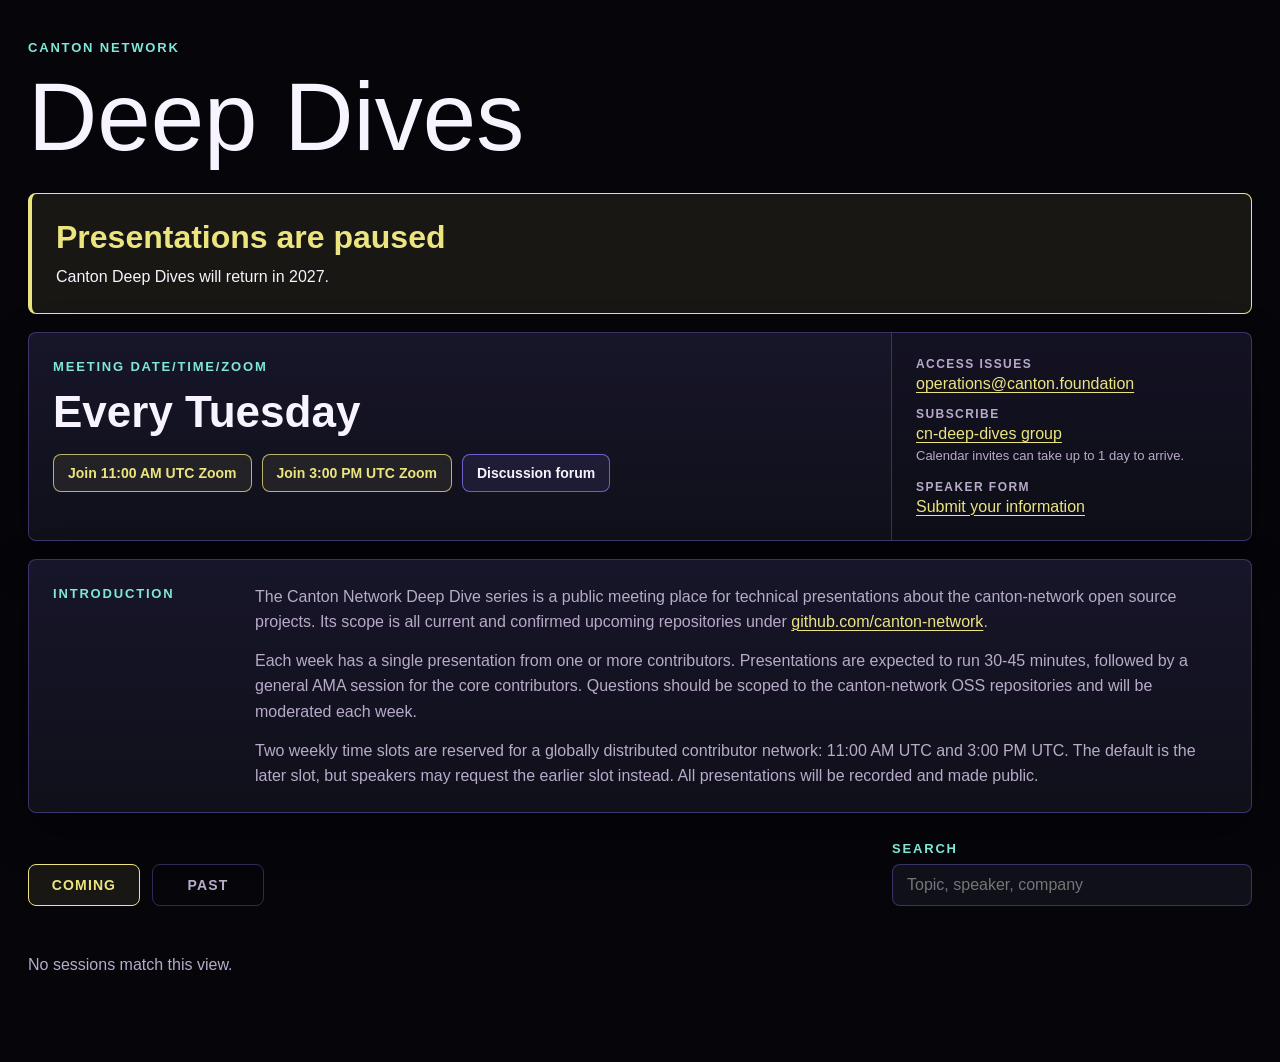
<file: index.html>
<!doctype html>
<html lang="en">
<head>
  <meta charset="utf-8">
  <meta name="viewport" content="width=device-width, initial-scale=1">
  <title>Canton Deep Dives</title>
  <meta name="description" content="Canton Network deep-dive calendar and session index.">
  <link rel="stylesheet" href="styles.css?v=pause-20261029">
</head>
<body>
  <main class="page">
    <header class="page-head">
      <div>
        <p class="eyebrow">Canton Network</p>
        <h1>Deep Dives</h1>
      </div>
    </header>

    <aside class="series-notice" aria-labelledby="series-notice-title">
      <h2 id="series-notice-title">Presentations are paused</h2>
      <p>Canton Deep Dives will return in 2027.</p>
    </aside>

    <section class="meeting-panel" aria-label="Meeting details">
      <div class="meeting-info">
        <p class="section-kicker">Meeting Date/Time/Zoom</p>
        <h2>Every Tuesday</h2>
        <div class="meeting-actions">
          <a class="action-link primary" href="https://us06web.zoom.us/j/86997555431?pwd=mOSAiK6394EZmaRHuQ0FP14odE56rv.1" target="_blank" rel="noopener">Join <span data-local-recurring-slot="6am ET">6am ET</span> Zoom</a>
          <a class="action-link primary" href="https://us06web.zoom.us/j/82843970226?pwd=u8lW5dsbqa1YlmRrrYv9PJmV5nuYlD.1" target="_blank" rel="noopener">Join <span data-local-recurring-slot="10am ET">10am ET</span> Zoom</a>
          <a class="action-link" href="https://forum.canton.network/" target="_blank" rel="noopener">Discussion forum</a>
        </div>
      </div>
      <dl class="meeting-list">
        <div>
          <dt>Access issues</dt>
          <dd><a href="mailto:operations@canton.foundation">operations@canton.foundation</a></dd>
        </div>
        <div>
          <dt>Subscribe</dt>
          <dd>
            <a href="https://lists.sync.global/g/cn-deep-dives" target="_blank" rel="noopener">cn-deep-dives group</a>
            <span class="detail-note">Calendar invites can take up to 1 day to arrive.</span>
          </dd>
        </div>
        <div>
          <dt>Speaker form</dt>
          <dd><a href="https://wkf.ms/4wbP4Cq" target="_blank" rel="noopener">Submit your information</a></dd>
        </div>
      </dl>
    </section>

    <section class="intro-panel" aria-label="Introduction">
      <p class="section-kicker">Introduction</p>
      <div class="intro-copy">
        <p>The Canton Network Deep Dive series is a public meeting place for technical presentations about the canton-network open source projects. Its scope is all current and confirmed upcoming repositories under <a href="https://github.com/canton-network" target="_blank" rel="noopener">github.com/canton-network</a>.</p>
        <p>Each week has a single presentation from one or more contributors. Presentations are expected to run 30-45 minutes, followed by a general AMA session for the core contributors. Questions should be scoped to the canton-network OSS repositories and will be moderated each week.</p>
        <p>Two weekly time slots are reserved for a globally distributed contributor network: <span data-local-recurring-slot="6am ET">6am US ET</span> and <span data-local-recurring-slot="10am ET">10am US ET</span>. The default is the later slot, but speakers may request the earlier slot instead. All presentations will be recorded and made public.</p>
      </div>
    </section>

    <section class="toolbar" aria-label="Deep dive controls">
      <div class="tabs" role="tablist" aria-label="Views">
        <button class="tab active" type="button" data-view="coming" role="tab" aria-selected="true">Coming</button>
        <button class="tab" type="button" data-view="past" role="tab" aria-selected="false">Past</button>
      </div>
      <label class="search">
        <span>Search</span>
        <input id="search" type="search" placeholder="Topic, speaker, company">
      </label>
    </section>

    <section id="sessions-view" class="view active" aria-label="Deep dive sessions">
      <div id="session-list" class="session-list"></div>
      <div id="empty-state" class="empty-state" hidden>
        <p>No sessions match this view.</p>
      </div>
    </section>
  </main>

  <script src="deepdives-data.js?v=monday-202610271804"></script>
  <script src="local-time.js?v=local-20261005"></script>
  <script src="app.js?v=monday-202610271804"></script>
</body>
</html>
</file>
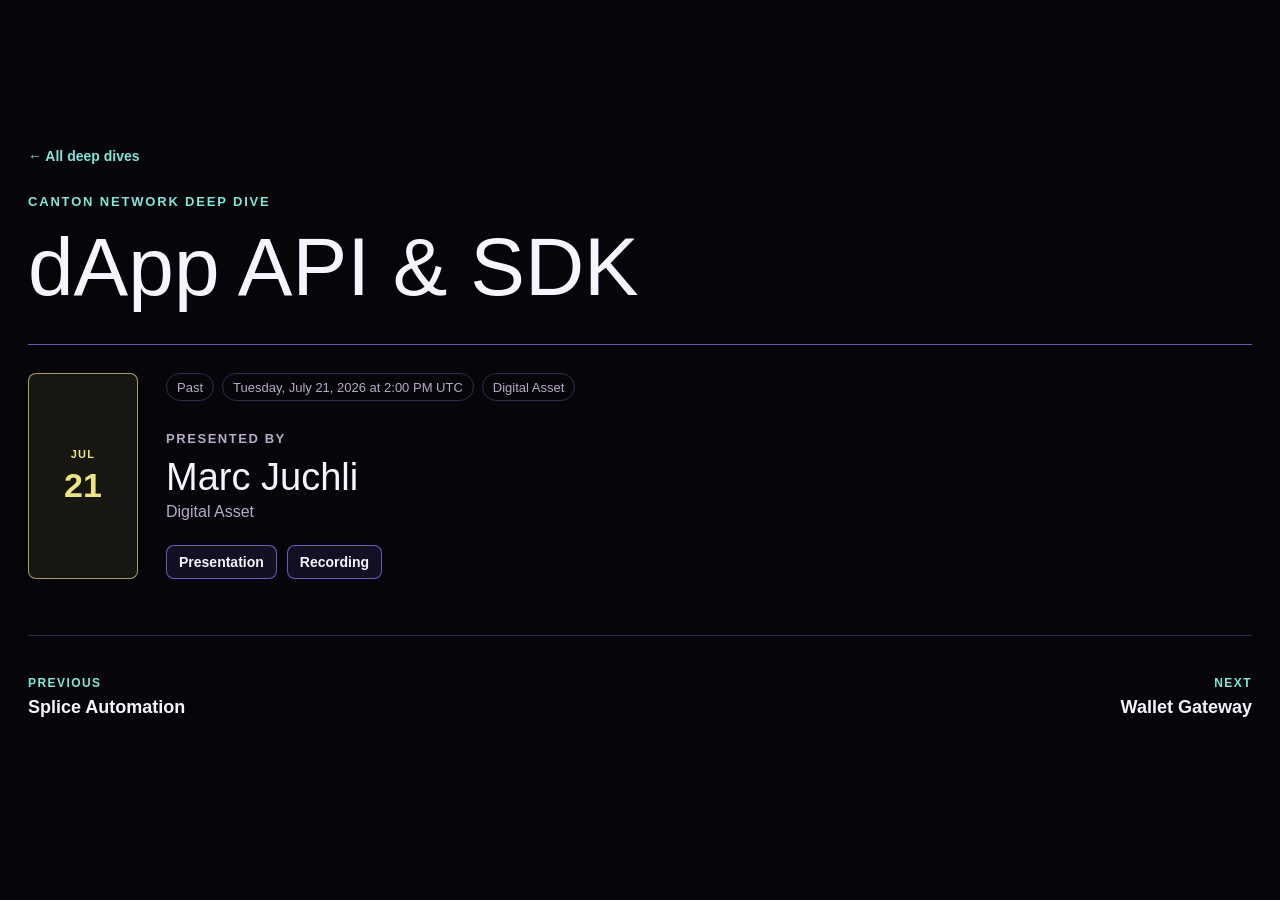
<file: deep-dives/12548683774/index.html>
<!doctype html>
<html lang="en">
<head>
  <meta charset="utf-8">
  <meta name="viewport" content="width=device-width, initial-scale=1">
  <title>dApp API &amp; SDK | Canton Deep Dives</title>
  <meta name="description" content="Tuesday, July 21, 2026 - Marc Juchli - Digital Asset">
  <meta property="og:type" content="website">
  <meta property="og:site_name" content="Canton Deep Dives">
  <meta property="og:title" content="dApp API &amp; SDK">
  <meta property="og:description" content="Tuesday, July 21, 2026 - Marc Juchli - Digital Asset">
  <meta property="og:url" content="https://canton-deepdives.canton.foundation/deep-dives/12548683774/">
  <meta name="twitter:card" content="summary">
  <link rel="canonical" href="https://canton-deepdives.canton.foundation/deep-dives/12548683774/">
  <link rel="stylesheet" href="../../styles.css?v=local-20261005">
</head>
<body class="session-detail-page">
  <main class="page detail-page">
    <a class="detail-back" href="../../">&larr; All deep dives</a>
    <header class="page-head detail-head">
      <p class="eyebrow">Canton Network Deep Dive</p>
      <h1>dApp API &amp; SDK</h1>
    </header>

    <article class="detail-session">
      <div class="date-icon detail-date" aria-label="Tuesday, July 21, 2026" data-local-aria-date="2026-07-21" data-local-aria-slot="10am ET">
        <span data-local-date="2026-07-21" data-local-slot="10am ET" data-local-format="month">JUL</span>
        <strong data-local-date="2026-07-21" data-local-slot="10am ET" data-local-format="day">21</strong>
      </div>
      <div class="session-main">
        <div class="meta">
          <span class="pill">Past</span>
          <span class="pill"><time data-local-date="2026-07-21" data-local-slot="10am ET">Tuesday, July 21, 2026 / 10am ET</time></span>
          <span class="pill">Digital Asset</span>
        </div>
        <p class="detail-label">Presented by</p>
        <p class="detail-speaker">Marc Juchli</p>
        <p class="company">Digital Asset</p>
        <div class="session-actions"><a class="action-link compact" href="https://docs.google.com/presentation/d/158DLuQ3y3PEDX72WRpisGUwxH-O7LHh3RD5NBYVU2eM/edit?slide=id.g3d69844f64f_1_1675#slide=id.g3d69844f64f_1_1675" target="_blank" rel="noopener">Presentation</a><a class="action-link compact" href="https://us06web.zoom.us/rec/share/Bja7wlJs8xJWZVX2Ju-Oqtq2qihDQqwtAJyFpu1UHpAx2K1ZUU5w9qj5k6_izRDd.-GStZ1QPfQfL65ih" target="_blank" rel="noopener">Recording</a></div>
      </div>
    </article>

    <nav class="detail-pagination" aria-label="Deep dive navigation">
    <a class="detail-pagination-link previous" href="../12553884475/">
      <span>Previous</span>
      <strong>Splice Automation</strong>
    </a>
    <a class="detail-pagination-link next" href="../12553920340/">
      <span>Next</span>
      <strong>Wallet Gateway</strong>
    </a>
  </nav>
  </main>
  <script src="../../local-time.js?v=local-20261005"></script>
</body>
</html>
</file>
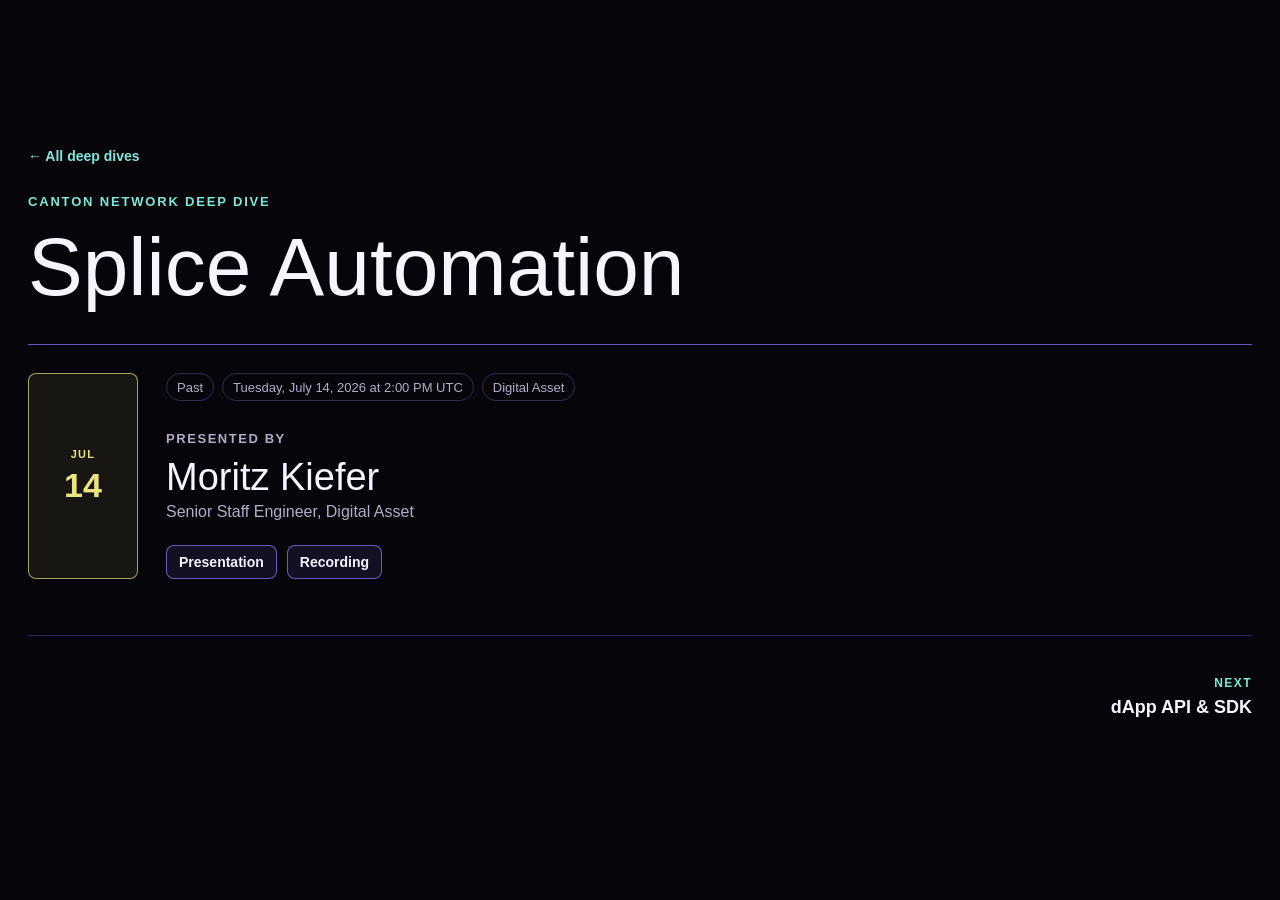
<file: deep-dives/12553884475/index.html>
<!doctype html>
<html lang="en">
<head>
  <meta charset="utf-8">
  <meta name="viewport" content="width=device-width, initial-scale=1">
  <title>Splice Automation | Canton Deep Dives</title>
  <meta name="description" content="Tuesday, July 14, 2026 - Moritz Kiefer - Senior Staff Engineer, Digital Asset">
  <meta property="og:type" content="website">
  <meta property="og:site_name" content="Canton Deep Dives">
  <meta property="og:title" content="Splice Automation">
  <meta property="og:description" content="Tuesday, July 14, 2026 - Moritz Kiefer - Senior Staff Engineer, Digital Asset">
  <meta property="og:url" content="https://canton-deepdives.canton.foundation/deep-dives/12553884475/">
  <meta name="twitter:card" content="summary">
  <link rel="canonical" href="https://canton-deepdives.canton.foundation/deep-dives/12553884475/">
  <link rel="stylesheet" href="../../styles.css?v=local-20261005">
</head>
<body class="session-detail-page">
  <main class="page detail-page">
    <a class="detail-back" href="../../">&larr; All deep dives</a>
    <header class="page-head detail-head">
      <p class="eyebrow">Canton Network Deep Dive</p>
      <h1>Splice Automation</h1>
    </header>

    <article class="detail-session">
      <div class="date-icon detail-date" aria-label="Tuesday, July 14, 2026" data-local-aria-date="2026-07-14" data-local-aria-slot="10am ET">
        <span data-local-date="2026-07-14" data-local-slot="10am ET" data-local-format="month">JUL</span>
        <strong data-local-date="2026-07-14" data-local-slot="10am ET" data-local-format="day">14</strong>
      </div>
      <div class="session-main">
        <div class="meta">
          <span class="pill">Past</span>
          <span class="pill"><time data-local-date="2026-07-14" data-local-slot="10am ET">Tuesday, July 14, 2026 / 10am ET</time></span>
          <span class="pill">Digital Asset</span>
        </div>
        <p class="detail-label">Presented by</p>
        <p class="detail-speaker">Moritz Kiefer</p>
        <p class="company">Senior Staff Engineer, Digital Asset</p>
        <div class="session-actions"><a class="action-link compact" href="https://docs.google.com/presentation/d/1wpnRrzdaZZS8sug710XricxB124uk_CFwtIqE2NO-1A/edit?slide=id.g3d69844f64f_1_1106#slide=id.g3d69844f64f_1_1106" target="_blank" rel="noopener">Presentation</a><a class="action-link compact" href="https://us06web.zoom.us/rec/share/2EFKAn-ShuWDIzsx9xQ2pbS2q1qeLvpwLAyxcw2_rXLt_2jddxNgwZUT9i-wsQtK.ttnWt7LM9ZmXjxsq" target="_blank" rel="noopener">Recording</a></div>
      </div>
    </article>

    <nav class="detail-pagination" aria-label="Deep dive navigation">
    <span class="detail-pagination-empty previous" aria-hidden="true"></span>
    <a class="detail-pagination-link next" href="../12548683774/">
      <span>Next</span>
      <strong>dApp API &amp; SDK</strong>
    </a>
  </nav>
  </main>
  <script src="../../local-time.js?v=local-20261005"></script>
</body>
</html>
</file>
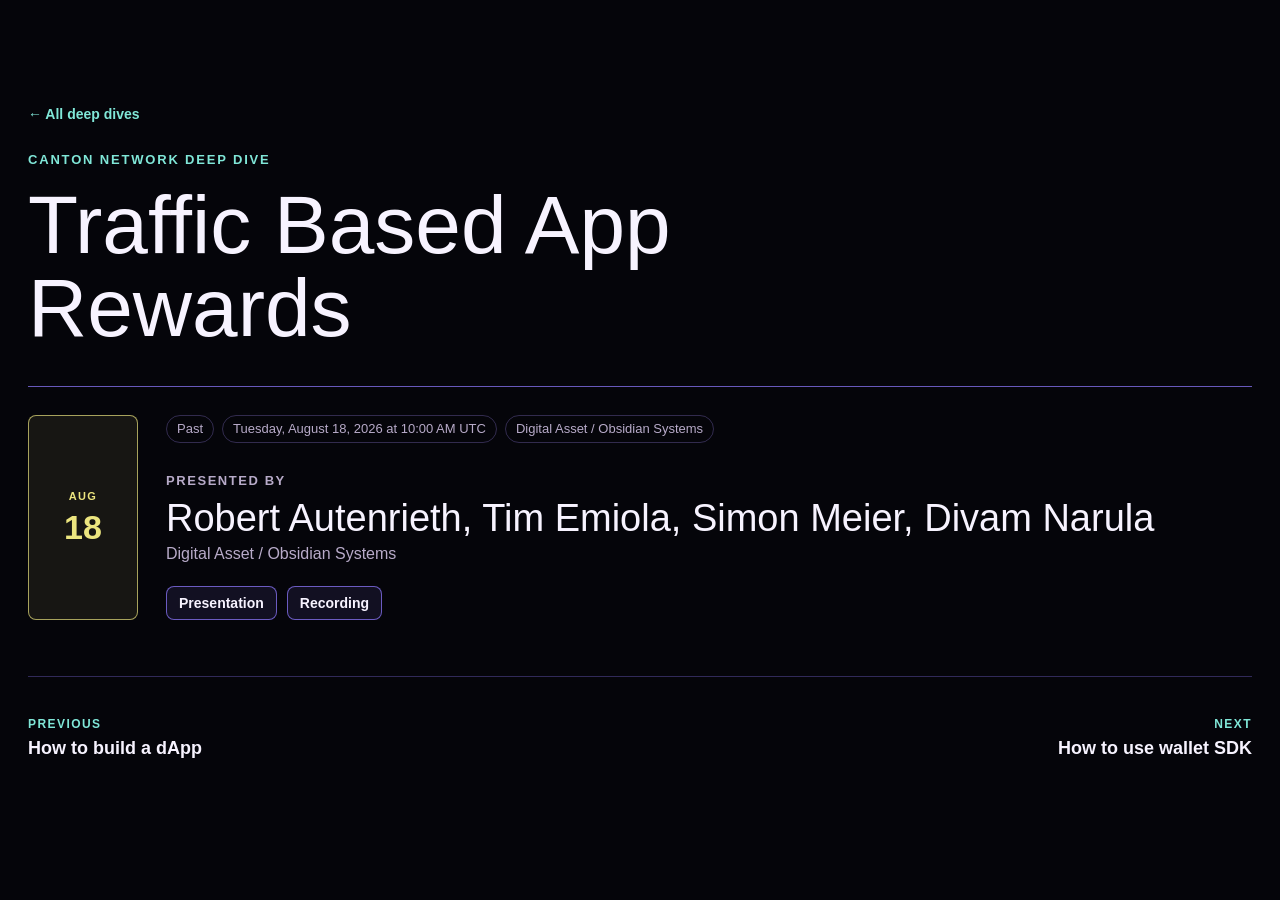
<file: deep-dives/12553916779/index.html>
<!doctype html>
<html lang="en">
<head>
  <meta charset="utf-8">
  <meta name="viewport" content="width=device-width, initial-scale=1">
  <title>Traffic Based App Rewards | Canton Deep Dives</title>
  <meta name="description" content="Tuesday, August 18, 2026 - Robert Autenrieth, Tim Emiola, Simon Meier, Divam Narula - Digital Asset / Obsidian Systems">
  <meta property="og:type" content="website">
  <meta property="og:site_name" content="Canton Deep Dives">
  <meta property="og:title" content="Traffic Based App Rewards">
  <meta property="og:description" content="Tuesday, August 18, 2026 - Robert Autenrieth, Tim Emiola, Simon Meier, Divam Narula - Digital Asset / Obsidian Systems">
  <meta property="og:url" content="https://canton-deepdives.canton.foundation/deep-dives/12553916779/">
  <meta name="twitter:card" content="summary">
  <link rel="canonical" href="https://canton-deepdives.canton.foundation/deep-dives/12553916779/">
  <link rel="stylesheet" href="../../styles.css?v=local-20261005">
</head>
<body class="session-detail-page">
  <main class="page detail-page">
    <a class="detail-back" href="../../">&larr; All deep dives</a>
    <header class="page-head detail-head">
      <p class="eyebrow">Canton Network Deep Dive</p>
      <h1>Traffic Based App Rewards</h1>
    </header>

    <article class="detail-session">
      <div class="date-icon detail-date" aria-label="Tuesday, August 18, 2026" data-local-aria-date="2026-08-18" data-local-aria-slot="6am ET">
        <span data-local-date="2026-08-18" data-local-slot="6am ET" data-local-format="month">AUG</span>
        <strong data-local-date="2026-08-18" data-local-slot="6am ET" data-local-format="day">18</strong>
      </div>
      <div class="session-main">
        <div class="meta">
          <span class="pill">Past</span>
          <span class="pill"><time data-local-date="2026-08-18" data-local-slot="6am ET">Tuesday, August 18, 2026 / 6am ET</time></span>
          <span class="pill">Digital Asset / Obsidian Systems</span>
        </div>
        <p class="detail-label">Presented by</p>
        <p class="detail-speaker">Robert Autenrieth, Tim Emiola, Simon Meier, Divam Narula</p>
        <p class="company">Digital Asset / Obsidian Systems</p>
        <div class="session-actions"><a class="action-link compact" href="https://docs.google.com/presentation/d/e/2PACX-1vTjCdozvunyD5d9CMMHUmrRVYG_HHLYgDq_ELhwSp0BPUuvSdDNJaZ8JzoD7PsLKqRgctYJzAKzMrHC/pub?start=false&amp;loop=false&amp;delayms=3000" target="_blank" rel="noopener">Presentation</a><a class="action-link compact" href="https://us06web.zoom.us/rec/share/6S214hWiXd4E4MQgO_AV0fyNHMHFN24ricr3C-ykfwTMmIBJ7J56O1kD5VywsL1P.7WtD_9MlVTgYdNQb" target="_blank" rel="noopener">Recording</a></div>
      </div>
    </article>

    <nav class="detail-pagination" aria-label="Deep dive navigation">
    <a class="detail-pagination-link previous" href="../12553950822/">
      <span>Previous</span>
      <strong>How to build a dApp</strong>
    </a>
    <a class="detail-pagination-link next" href="../12554013346/">
      <span>Next</span>
      <strong>How to use wallet SDK</strong>
    </a>
  </nav>
  </main>
  <script src="../../local-time.js?v=local-20261005"></script>
</body>
</html>
</file>
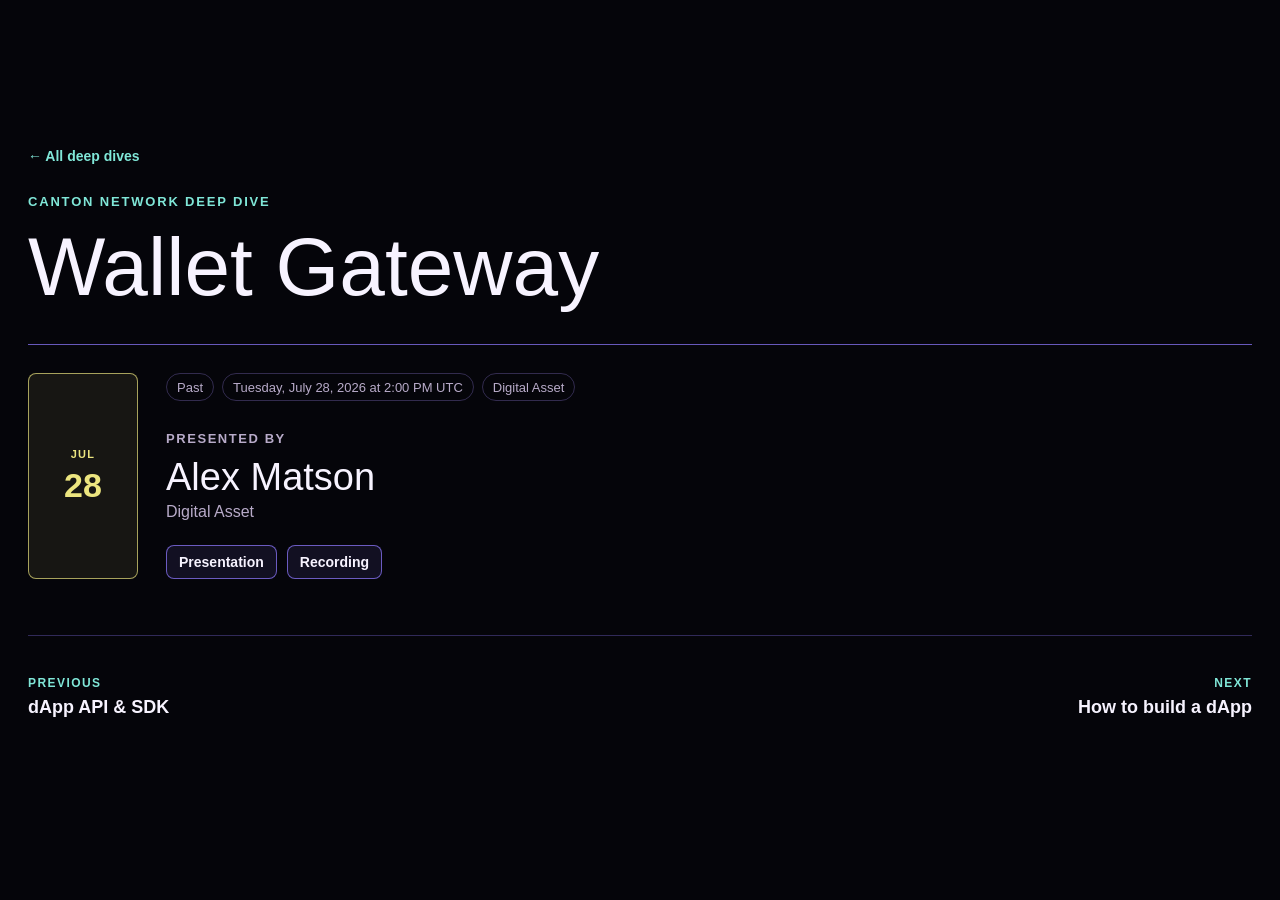
<file: deep-dives/12553920340/index.html>
<!doctype html>
<html lang="en">
<head>
  <meta charset="utf-8">
  <meta name="viewport" content="width=device-width, initial-scale=1">
  <title>Wallet Gateway | Canton Deep Dives</title>
  <meta name="description" content="Tuesday, July 28, 2026 - Alex Matson - Digital Asset">
  <meta property="og:type" content="website">
  <meta property="og:site_name" content="Canton Deep Dives">
  <meta property="og:title" content="Wallet Gateway">
  <meta property="og:description" content="Tuesday, July 28, 2026 - Alex Matson - Digital Asset">
  <meta property="og:url" content="https://canton-deepdives.canton.foundation/deep-dives/12553920340/">
  <meta name="twitter:card" content="summary">
  <link rel="canonical" href="https://canton-deepdives.canton.foundation/deep-dives/12553920340/">
  <link rel="stylesheet" href="../../styles.css?v=local-20261005">
</head>
<body class="session-detail-page">
  <main class="page detail-page">
    <a class="detail-back" href="../../">&larr; All deep dives</a>
    <header class="page-head detail-head">
      <p class="eyebrow">Canton Network Deep Dive</p>
      <h1>Wallet Gateway</h1>
    </header>

    <article class="detail-session">
      <div class="date-icon detail-date" aria-label="Tuesday, July 28, 2026" data-local-aria-date="2026-07-28" data-local-aria-slot="10am ET">
        <span data-local-date="2026-07-28" data-local-slot="10am ET" data-local-format="month">JUL</span>
        <strong data-local-date="2026-07-28" data-local-slot="10am ET" data-local-format="day">28</strong>
      </div>
      <div class="session-main">
        <div class="meta">
          <span class="pill">Past</span>
          <span class="pill"><time data-local-date="2026-07-28" data-local-slot="10am ET">Tuesday, July 28, 2026 / 10am ET</time></span>
          <span class="pill">Digital Asset</span>
        </div>
        <p class="detail-label">Presented by</p>
        <p class="detail-speaker">Alex Matson</p>
        <p class="company">Digital Asset</p>
        <div class="session-actions"><a class="action-link compact" href="https://drive.google.com/file/d/1gtps07AC6ghv3cJuIASTowEFXCC_P1xt/view?usp=sharing" target="_blank" rel="noopener">Presentation</a><a class="action-link compact" href="https://us06web.zoom.us/rec/share/iUYn7wNoOwxPKSyPaJWy6SemtdET11w15msyRTIDfLITTqYlIGoacP0bo6O1.gZjDXOHxIaGALxZV" target="_blank" rel="noopener">Recording</a></div>
      </div>
    </article>

    <nav class="detail-pagination" aria-label="Deep dive navigation">
    <a class="detail-pagination-link previous" href="../12548683774/">
      <span>Previous</span>
      <strong>dApp API &amp; SDK</strong>
    </a>
    <a class="detail-pagination-link next" href="../12553950822/">
      <span>Next</span>
      <strong>How to build a dApp</strong>
    </a>
  </nav>
  </main>
  <script src="../../local-time.js?v=local-20261005"></script>
</body>
</html>
</file>
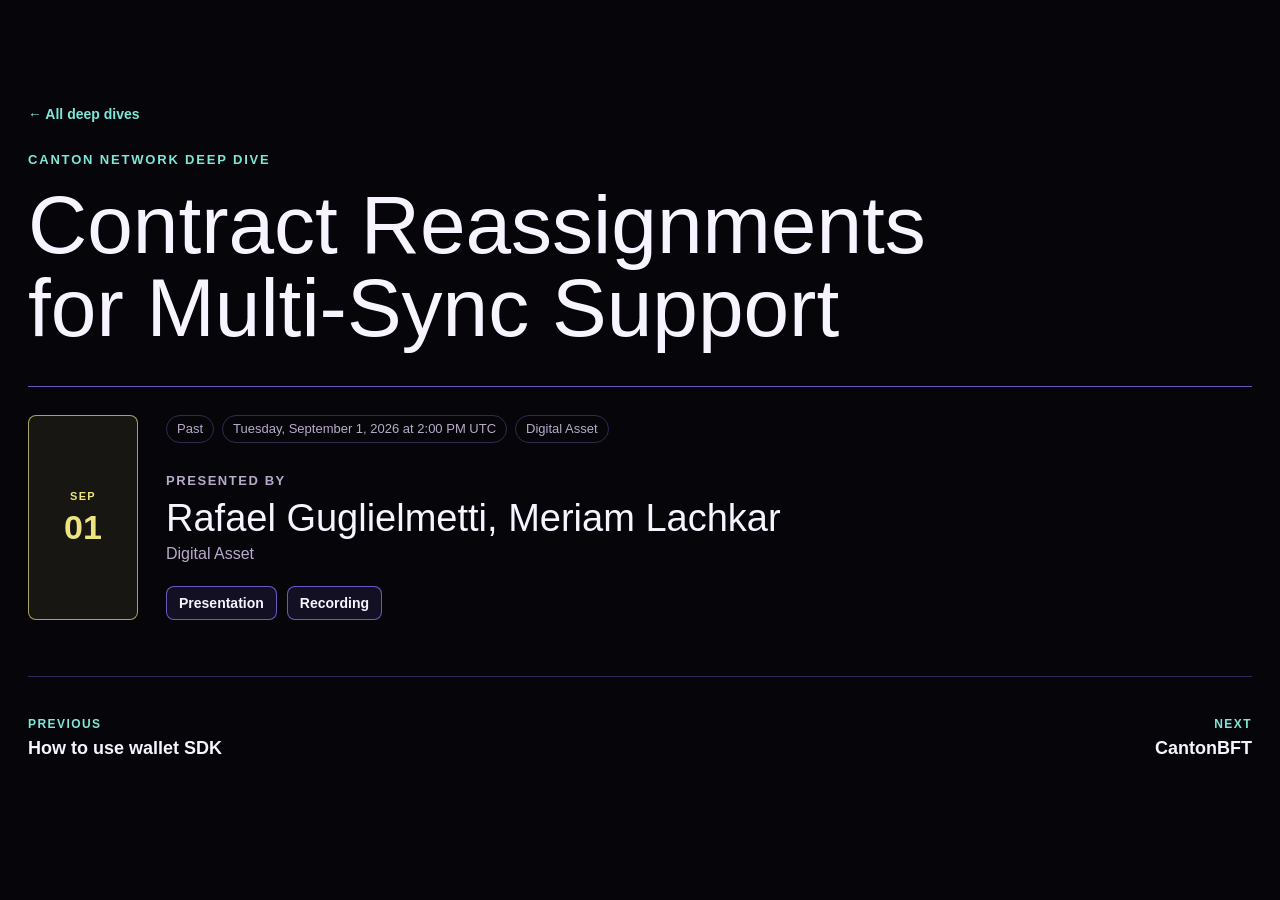
<file: deep-dives/12553943992/index.html>
<!doctype html>
<html lang="en">
<head>
  <meta charset="utf-8">
  <meta name="viewport" content="width=device-width, initial-scale=1">
  <title>Contract Reassignments for Multi-Sync Support | Canton Deep Dives</title>
  <meta name="description" content="Tuesday, September 1, 2026 - Rafael Guglielmetti, Meriam Lachkar - Digital Asset">
  <meta property="og:type" content="website">
  <meta property="og:site_name" content="Canton Deep Dives">
  <meta property="og:title" content="Contract Reassignments for Multi-Sync Support">
  <meta property="og:description" content="Tuesday, September 1, 2026 - Rafael Guglielmetti, Meriam Lachkar - Digital Asset">
  <meta property="og:url" content="https://canton-deepdives.canton.foundation/deep-dives/12553943992/">
  <meta name="twitter:card" content="summary">
  <link rel="canonical" href="https://canton-deepdives.canton.foundation/deep-dives/12553943992/">
  <link rel="stylesheet" href="../../styles.css?v=local-20261005">
</head>
<body class="session-detail-page">
  <main class="page detail-page">
    <a class="detail-back" href="../../">&larr; All deep dives</a>
    <header class="page-head detail-head">
      <p class="eyebrow">Canton Network Deep Dive</p>
      <h1>Contract Reassignments for Multi-Sync Support</h1>
    </header>

    <article class="detail-session">
      <div class="date-icon detail-date" aria-label="Tuesday, September 1, 2026" data-local-aria-date="2026-09-01" data-local-aria-slot="10am ET">
        <span data-local-date="2026-09-01" data-local-slot="10am ET" data-local-format="month">SEP</span>
        <strong data-local-date="2026-09-01" data-local-slot="10am ET" data-local-format="day">01</strong>
      </div>
      <div class="session-main">
        <div class="meta">
          <span class="pill">Past</span>
          <span class="pill"><time data-local-date="2026-09-01" data-local-slot="10am ET">Tuesday, September 1, 2026 / 10am ET</time></span>
          <span class="pill">Digital Asset</span>
        </div>
        <p class="detail-label">Presented by</p>
        <p class="detail-speaker">Rafael Guglielmetti, Meriam Lachkar</p>
        <p class="company">Digital Asset</p>
        <div class="session-actions"><a class="action-link compact" href="https://drive.google.com/file/d/1xE4JurllVtOs7v-RHrvG_xZD9zzS9Qyf/view?usp=drive_link" target="_blank" rel="noopener">Presentation</a><a class="action-link compact" href="https://us06web.zoom.us/rec/share/TGX-M66Z7j5pTppoKy8Tuu6B8DMVN634wfby7nM9185eQyPFx20F9ho8qYB1k0wE.lKkuHrmYU-cIdO7g" target="_blank" rel="noopener">Recording</a></div>
      </div>
    </article>

    <nav class="detail-pagination" aria-label="Deep dive navigation">
    <a class="detail-pagination-link previous" href="../12554013346/">
      <span>Previous</span>
      <strong>How to use wallet SDK</strong>
    </a>
    <a class="detail-pagination-link next" href="../12794818485/">
      <span>Next</span>
      <strong>CantonBFT</strong>
    </a>
  </nav>
  </main>
  <script src="../../local-time.js?v=local-20261005"></script>
</body>
</html>
</file>
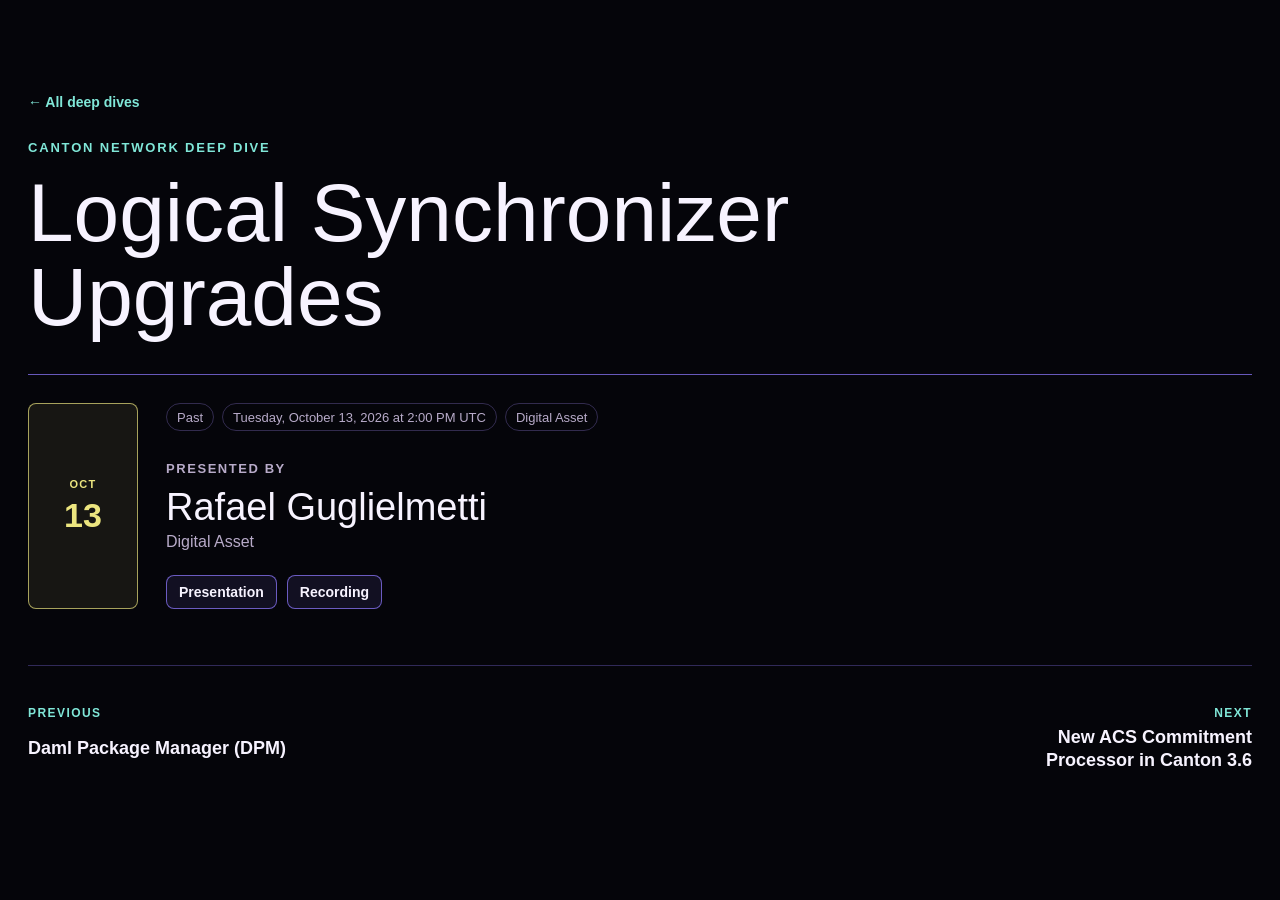
<file: deep-dives/12553947301/index.html>
<!doctype html>
<html lang="en">
<head>
  <meta charset="utf-8">
  <meta name="viewport" content="width=device-width, initial-scale=1">
  <title>Logical Synchronizer Upgrades | Canton Deep Dives</title>
  <meta name="description" content="Tuesday, October 13, 2026 - Rafael Guglielmetti - Digital Asset">
  <meta property="og:type" content="website">
  <meta property="og:site_name" content="Canton Deep Dives">
  <meta property="og:title" content="Logical Synchronizer Upgrades">
  <meta property="og:description" content="Tuesday, October 13, 2026 - Rafael Guglielmetti - Digital Asset">
  <meta property="og:url" content="https://canton-deepdives.canton.foundation/deep-dives/12553947301/">
  <meta name="twitter:card" content="summary">
  <link rel="canonical" href="https://canton-deepdives.canton.foundation/deep-dives/12553947301/">
  <link rel="stylesheet" href="../../styles.css?v=local-20261005">
</head>
<body class="session-detail-page">
  <main class="page detail-page">
    <a class="detail-back" href="../../">&larr; All deep dives</a>
    <header class="page-head detail-head">
      <p class="eyebrow">Canton Network Deep Dive</p>
      <h1>Logical Synchronizer Upgrades</h1>
    </header>

    <article class="detail-session">
      <div class="date-icon detail-date" aria-label="Tuesday, October 13, 2026" data-local-aria-date="2026-10-13" data-local-aria-slot="10am ET">
        <span data-local-date="2026-10-13" data-local-slot="10am ET" data-local-format="month">OCT</span>
        <strong data-local-date="2026-10-13" data-local-slot="10am ET" data-local-format="day">13</strong>
      </div>
      <div class="session-main">
        <div class="meta">
          <span class="pill">Past</span>
          <span class="pill"><time data-local-date="2026-10-13" data-local-slot="10am ET">Tuesday, October 13, 2026 / 10am ET</time></span>
          <span class="pill">Digital Asset</span>
        </div>
        <p class="detail-label">Presented by</p>
        <p class="detail-speaker">Rafael Guglielmetti</p>
        <p class="company">Digital Asset</p>
        <div class="session-actions"><a class="action-link compact" href="https://drive.google.com/file/d/1gcsYLeIen9Cpq_e3cb9xjYhEAXInqySw/view?usp=drive_link" target="_blank" rel="noopener">Presentation</a><a class="action-link compact" href="https://us06web.zoom.us/rec/play/rW-oJKgO16pCojb8tnrxWracEIr6ePr7DTngeV8Iq7vBsQ7gg_628BgjG-Qu49sEBch7_-gJ2hOlqBGm.TUgmg_B3VKALIUNk?accessLevel=meeting&amp;canPlayFromShare=true&amp;from=my_recording&amp;continueMode=true&amp;oldStyle=true&amp;componentName=rec-play&amp;originRequestUrl=https%3A%2F%2Fus06web.zoom.us%2Frec%2Fshare%2FfrbHpk1nS3UzC_sf8vm1JX59Xnkokl4SzYW6OqqWHaf5wv6v2J2iJreZn27OCg6p.5e4S77-cdvlHoFY7%3Ffrom%3Dhub" target="_blank" rel="noopener">Recording</a></div>
      </div>
    </article>

    <nav class="detail-pagination" aria-label="Deep dive navigation">
    <a class="detail-pagination-link previous" href="../12979234585/">
      <span>Previous</span>
      <strong>Daml Package Manager (DPM)</strong>
    </a>
    <a class="detail-pagination-link next" href="../13181358478/">
      <span>Next</span>
      <strong>New ACS Commitment Processor in Canton 3.6</strong>
    </a>
  </nav>
  </main>
  <script src="../../local-time.js?v=local-20261005"></script>
</body>
</html>
</file>
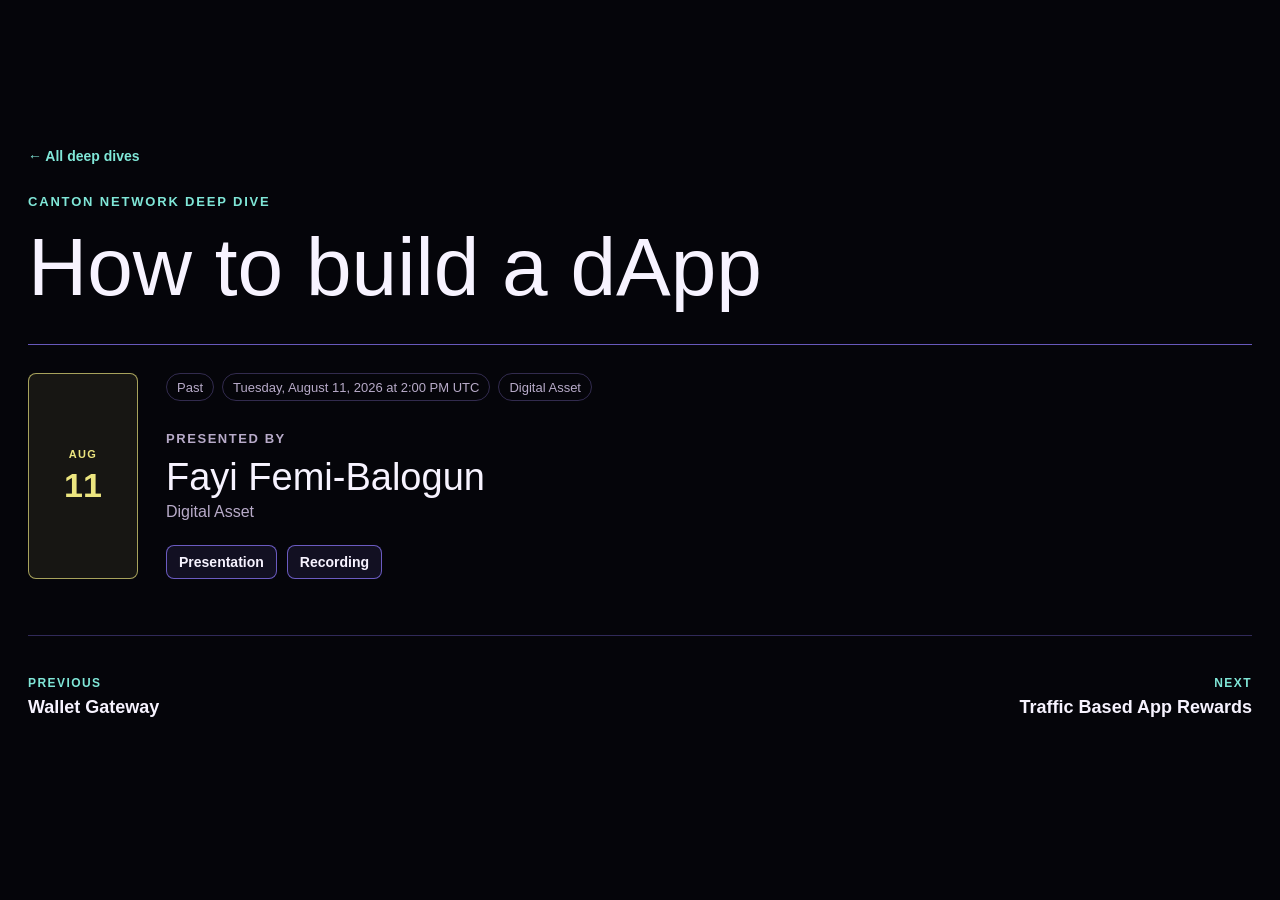
<file: deep-dives/12553950822/index.html>
<!doctype html>
<html lang="en">
<head>
  <meta charset="utf-8">
  <meta name="viewport" content="width=device-width, initial-scale=1">
  <title>How to build a dApp | Canton Deep Dives</title>
  <meta name="description" content="Tuesday, August 11, 2026 - Fayi Femi-Balogun - Digital Asset">
  <meta property="og:type" content="website">
  <meta property="og:site_name" content="Canton Deep Dives">
  <meta property="og:title" content="How to build a dApp">
  <meta property="og:description" content="Tuesday, August 11, 2026 - Fayi Femi-Balogun - Digital Asset">
  <meta property="og:url" content="https://canton-deepdives.canton.foundation/deep-dives/12553950822/">
  <meta name="twitter:card" content="summary">
  <link rel="canonical" href="https://canton-deepdives.canton.foundation/deep-dives/12553950822/">
  <link rel="stylesheet" href="../../styles.css?v=local-20261005">
</head>
<body class="session-detail-page">
  <main class="page detail-page">
    <a class="detail-back" href="../../">&larr; All deep dives</a>
    <header class="page-head detail-head">
      <p class="eyebrow">Canton Network Deep Dive</p>
      <h1>How to build a dApp</h1>
    </header>

    <article class="detail-session">
      <div class="date-icon detail-date" aria-label="Tuesday, August 11, 2026" data-local-aria-date="2026-08-11" data-local-aria-slot="10am ET">
        <span data-local-date="2026-08-11" data-local-slot="10am ET" data-local-format="month">AUG</span>
        <strong data-local-date="2026-08-11" data-local-slot="10am ET" data-local-format="day">11</strong>
      </div>
      <div class="session-main">
        <div class="meta">
          <span class="pill">Past</span>
          <span class="pill"><time data-local-date="2026-08-11" data-local-slot="10am ET">Tuesday, August 11, 2026 / 10am ET</time></span>
          <span class="pill">Digital Asset</span>
        </div>
        <p class="detail-label">Presented by</p>
        <p class="detail-speaker">Fayi Femi-Balogun</p>
        <p class="company">Digital Asset</p>
        <div class="session-actions"><a class="action-link compact" href="https://docs.google.com/presentation/d/e/2PACX-1vSKOLdebXPLJTVN7_QuKLjYUWb33Ft5MrRWGI7Jahzbk-cnHOAYCBQtJWUEHrsrkF5aiWVnN8UbgvoM/pub?start=false&amp;loop=false&amp;delayms=3000" target="_blank" rel="noopener">Presentation</a><a class="action-link compact" href="https://us06web.zoom.us/rec/play/I1ttN8TzAM8VQTJOz9CMKuD6khT633pQmZSNRWPKa59fVhdZ-vg13dudhk8ib32JrJBe41oBGQGjd9X0.uTAmJ-PbOoAawsFi?accessLevel=meeting&amp;canPlayFromShare=true&amp;from=my_recording&amp;continueMode=true&amp;oldStyle=true&amp;componentName=rec-play&amp;originRequestUrl=https%3A%2F%2Fus06web.zoom.us%2Frec%2Fshare%2F14zrs2rwtziTSwG1zrDPKs6P7iXEELbIuALyAQtGXXhihyJ4JaIwmDf6uRrkXxGa.QQJJLMJSelp80ay8" target="_blank" rel="noopener">Recording</a></div>
      </div>
    </article>

    <nav class="detail-pagination" aria-label="Deep dive navigation">
    <a class="detail-pagination-link previous" href="../12553920340/">
      <span>Previous</span>
      <strong>Wallet Gateway</strong>
    </a>
    <a class="detail-pagination-link next" href="../12553916779/">
      <span>Next</span>
      <strong>Traffic Based App Rewards</strong>
    </a>
  </nav>
  </main>
  <script src="../../local-time.js?v=local-20261005"></script>
</body>
</html>
</file>
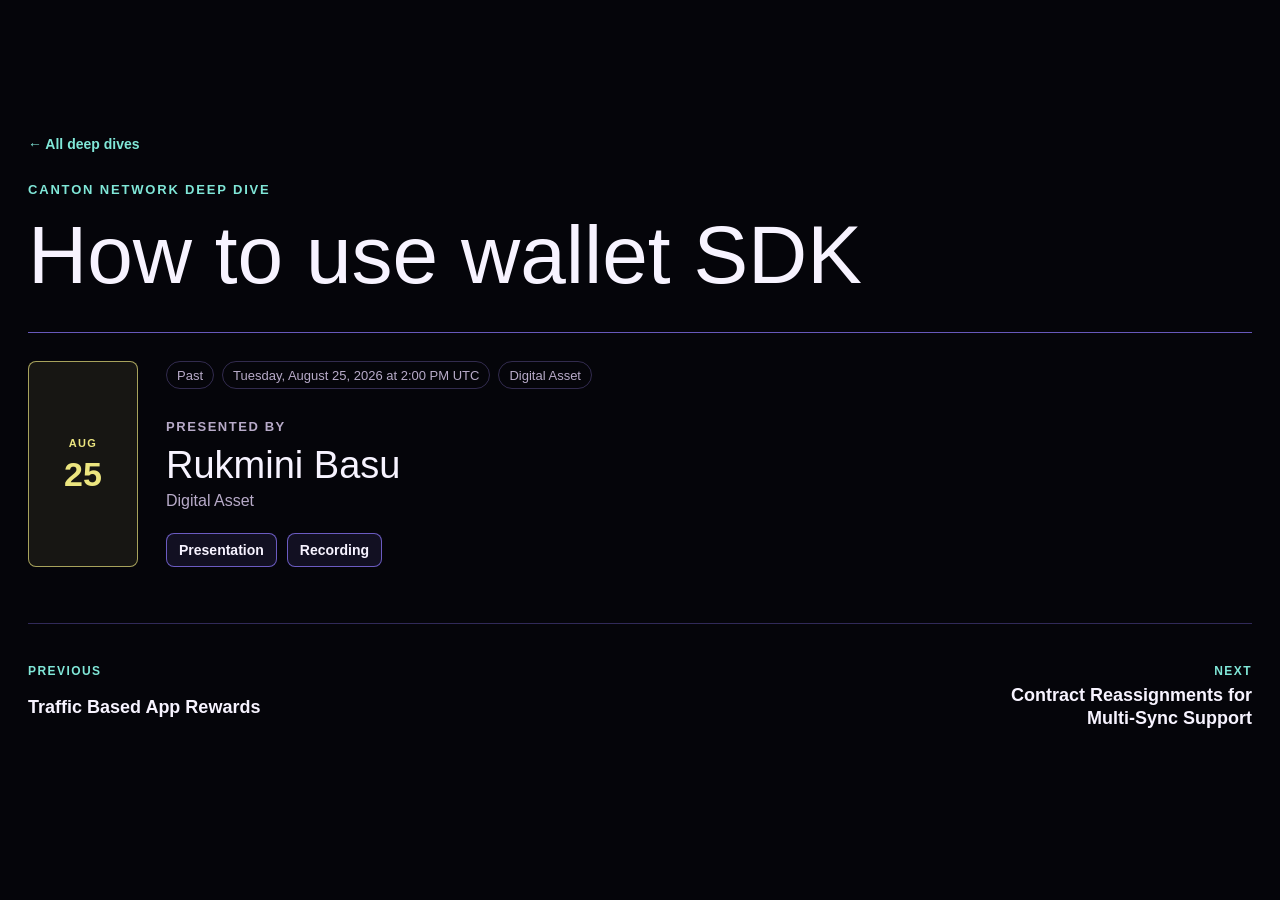
<file: deep-dives/12554013346/index.html>
<!doctype html>
<html lang="en">
<head>
  <meta charset="utf-8">
  <meta name="viewport" content="width=device-width, initial-scale=1">
  <title>How to use wallet SDK | Canton Deep Dives</title>
  <meta name="description" content="Tuesday, August 25, 2026 - Rukmini Basu - Digital Asset">
  <meta property="og:type" content="website">
  <meta property="og:site_name" content="Canton Deep Dives">
  <meta property="og:title" content="How to use wallet SDK">
  <meta property="og:description" content="Tuesday, August 25, 2026 - Rukmini Basu - Digital Asset">
  <meta property="og:url" content="https://canton-deepdives.canton.foundation/deep-dives/12554013346/">
  <meta name="twitter:card" content="summary">
  <link rel="canonical" href="https://canton-deepdives.canton.foundation/deep-dives/12554013346/">
  <link rel="stylesheet" href="../../styles.css?v=local-20261005">
</head>
<body class="session-detail-page">
  <main class="page detail-page">
    <a class="detail-back" href="../../">&larr; All deep dives</a>
    <header class="page-head detail-head">
      <p class="eyebrow">Canton Network Deep Dive</p>
      <h1>How to use wallet SDK</h1>
    </header>

    <article class="detail-session">
      <div class="date-icon detail-date" aria-label="Tuesday, August 25, 2026" data-local-aria-date="2026-08-25" data-local-aria-slot="10am ET">
        <span data-local-date="2026-08-25" data-local-slot="10am ET" data-local-format="month">AUG</span>
        <strong data-local-date="2026-08-25" data-local-slot="10am ET" data-local-format="day">25</strong>
      </div>
      <div class="session-main">
        <div class="meta">
          <span class="pill">Past</span>
          <span class="pill"><time data-local-date="2026-08-25" data-local-slot="10am ET">Tuesday, August 25, 2026 / 10am ET</time></span>
          <span class="pill">Digital Asset</span>
        </div>
        <p class="detail-label">Presented by</p>
        <p class="detail-speaker">Rukmini Basu</p>
        <p class="company">Digital Asset</p>
        <div class="session-actions"><a class="action-link compact" href="https://docs.google.com/presentation/d/1chYupab2SOiNK7bhiMiqEqyaMi0qytmQUqSg30LiErE/edit?usp=sharing" target="_blank" rel="noopener">Presentation</a><a class="action-link compact" href="https://us06web.zoom.us/rec/share/FPfhlyexqpX6wAMbRVUTr-qnAb_KCzokmrn4txaAPVEeL_Y7F6UJ0ta5SPmAH0vi.v3xT8A8SCpCtNs4F?startTime=1787666248000" target="_blank" rel="noopener">Recording</a></div>
      </div>
    </article>

    <nav class="detail-pagination" aria-label="Deep dive navigation">
    <a class="detail-pagination-link previous" href="../12553916779/">
      <span>Previous</span>
      <strong>Traffic Based App Rewards</strong>
    </a>
    <a class="detail-pagination-link next" href="../12553943992/">
      <span>Next</span>
      <strong>Contract Reassignments for Multi-Sync Support</strong>
    </a>
  </nav>
  </main>
  <script src="../../local-time.js?v=local-20261005"></script>
</body>
</html>
</file>
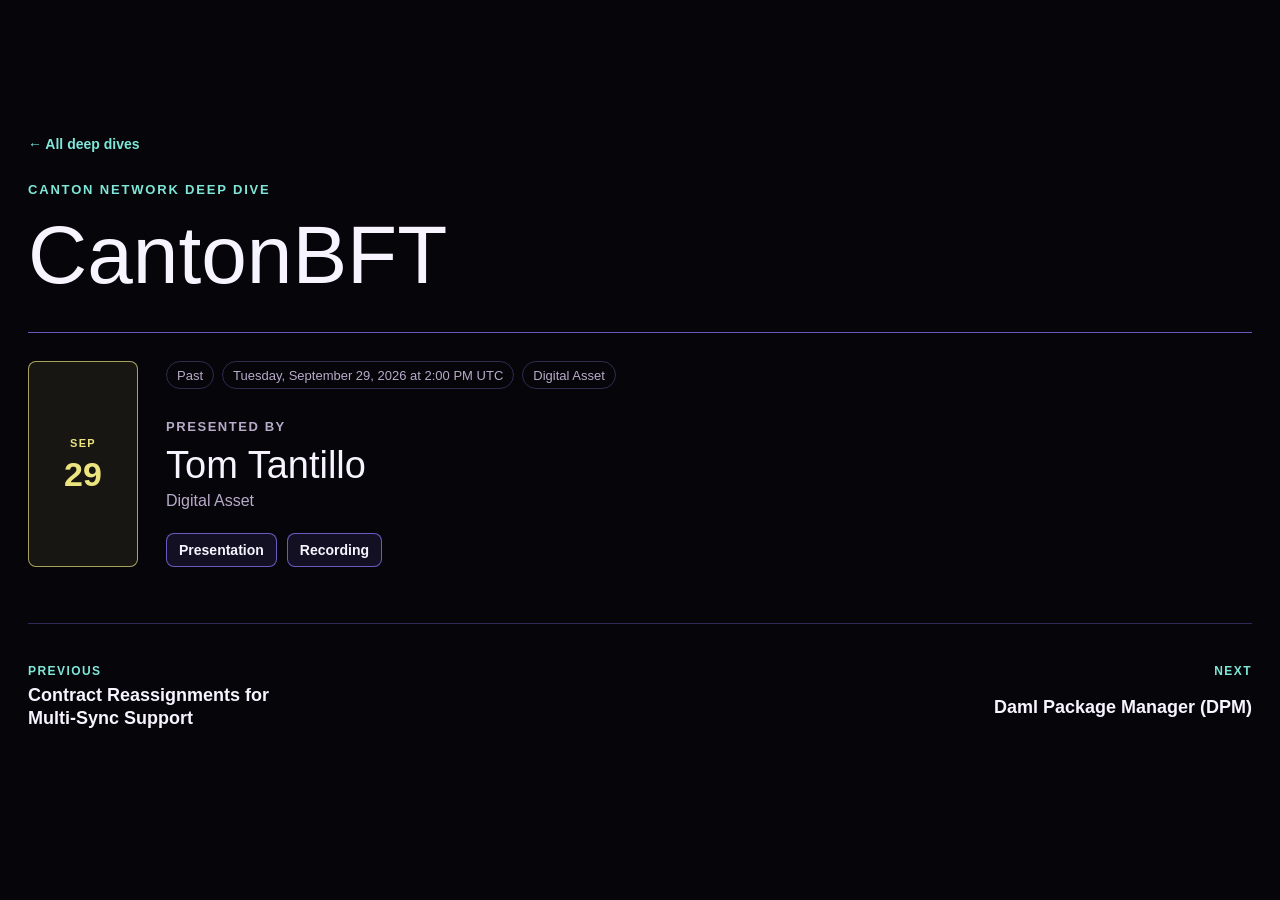
<file: deep-dives/12794818485/index.html>
<!doctype html>
<html lang="en">
<head>
  <meta charset="utf-8">
  <meta name="viewport" content="width=device-width, initial-scale=1">
  <title>CantonBFT | Canton Deep Dives</title>
  <meta name="description" content="Tuesday, September 29, 2026 - Tom Tantillo - Digital Asset">
  <meta property="og:type" content="website">
  <meta property="og:site_name" content="Canton Deep Dives">
  <meta property="og:title" content="CantonBFT">
  <meta property="og:description" content="Tuesday, September 29, 2026 - Tom Tantillo - Digital Asset">
  <meta property="og:url" content="https://canton-deepdives.canton.foundation/deep-dives/12794818485/">
  <meta name="twitter:card" content="summary">
  <link rel="canonical" href="https://canton-deepdives.canton.foundation/deep-dives/12794818485/">
  <link rel="stylesheet" href="../../styles.css?v=local-20261005">
</head>
<body class="session-detail-page">
  <main class="page detail-page">
    <a class="detail-back" href="../../">&larr; All deep dives</a>
    <header class="page-head detail-head">
      <p class="eyebrow">Canton Network Deep Dive</p>
      <h1>CantonBFT</h1>
    </header>

    <article class="detail-session">
      <div class="date-icon detail-date" aria-label="Tuesday, September 29, 2026" data-local-aria-date="2026-09-29" data-local-aria-slot="10am ET">
        <span data-local-date="2026-09-29" data-local-slot="10am ET" data-local-format="month">SEP</span>
        <strong data-local-date="2026-09-29" data-local-slot="10am ET" data-local-format="day">29</strong>
      </div>
      <div class="session-main">
        <div class="meta">
          <span class="pill">Past</span>
          <span class="pill"><time data-local-date="2026-09-29" data-local-slot="10am ET">Tuesday, September 29, 2026 / 10am ET</time></span>
          <span class="pill">Digital Asset</span>
        </div>
        <p class="detail-label">Presented by</p>
        <p class="detail-speaker">Tom Tantillo</p>
        <p class="company">Digital Asset</p>
        <div class="session-actions"><a class="action-link compact" href="https://drive.google.com/file/d/1JcaaZ1z_0Im1nMVErMe2Ba5nsQGtzhNj/view?usp=sharing" target="_blank" rel="noopener">Presentation</a><a class="action-link compact" href="https://us06web.zoom.us/rec/play/-_iOI0-i4q5FPZOfAxHJI4QzN5UD1OrNVqejc-cK3wQhoUhjfn7P-f-Yh2_kuEa80CJZqd4COJDemVKJ.ZfrBqVcENW3pmhlC?autoplay=true&amp;startTime=1790690085000" target="_blank" rel="noopener">Recording</a></div>
      </div>
    </article>

    <nav class="detail-pagination" aria-label="Deep dive navigation">
    <a class="detail-pagination-link previous" href="../12553943992/">
      <span>Previous</span>
      <strong>Contract Reassignments for Multi-Sync Support</strong>
    </a>
    <a class="detail-pagination-link next" href="../12979234585/">
      <span>Next</span>
      <strong>Daml Package Manager (DPM)</strong>
    </a>
  </nav>
  </main>
  <script src="../../local-time.js?v=local-20261005"></script>
</body>
</html>
</file>
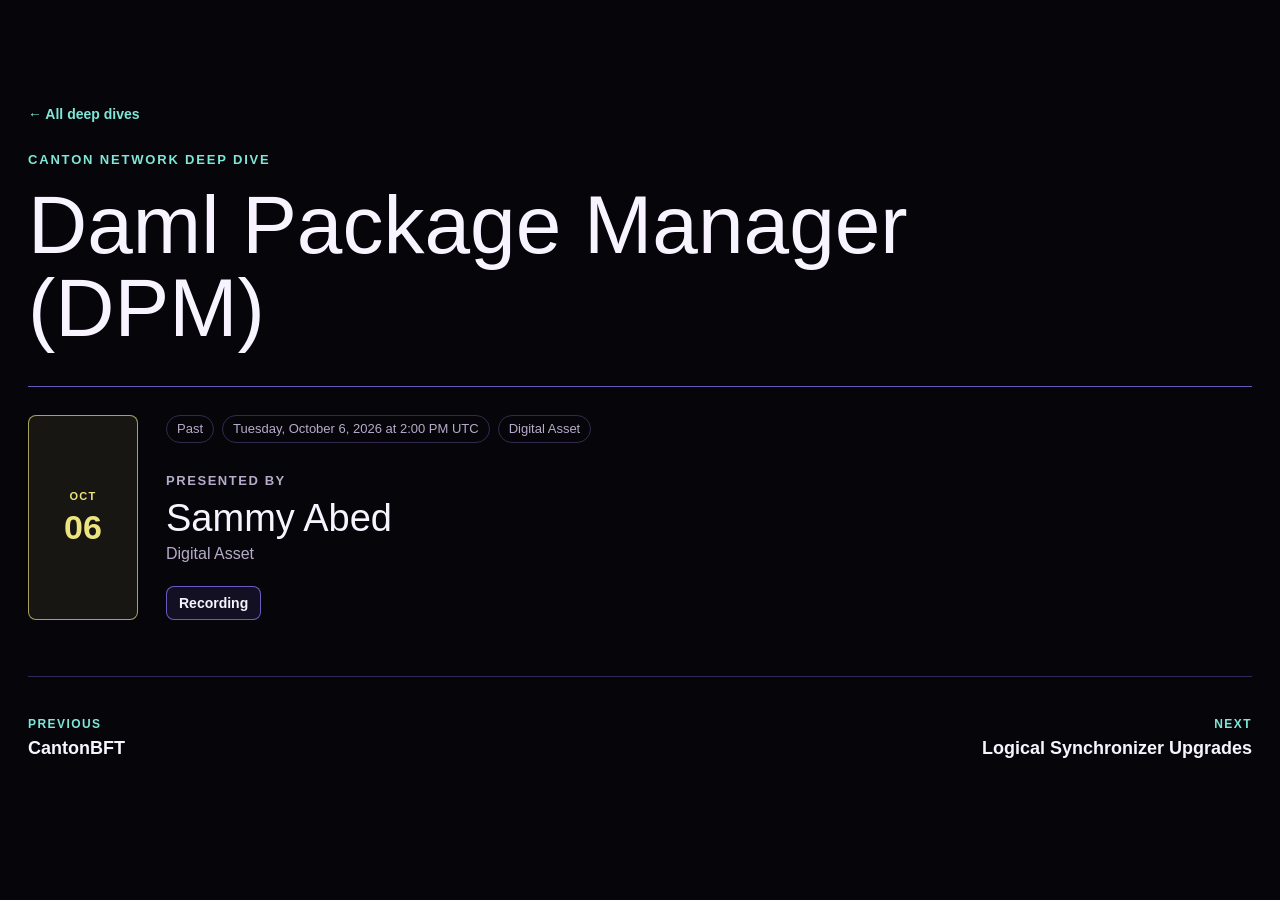
<file: deep-dives/12979234585/index.html>
<!doctype html>
<html lang="en">
<head>
  <meta charset="utf-8">
  <meta name="viewport" content="width=device-width, initial-scale=1">
  <title>Daml Package Manager (DPM) | Canton Deep Dives</title>
  <meta name="description" content="Tuesday, October 6, 2026 - Sammy Abed - Digital Asset">
  <meta property="og:type" content="website">
  <meta property="og:site_name" content="Canton Deep Dives">
  <meta property="og:title" content="Daml Package Manager (DPM)">
  <meta property="og:description" content="Tuesday, October 6, 2026 - Sammy Abed - Digital Asset">
  <meta property="og:url" content="https://canton-deepdives.canton.foundation/deep-dives/12979234585/">
  <meta name="twitter:card" content="summary">
  <link rel="canonical" href="https://canton-deepdives.canton.foundation/deep-dives/12979234585/">
  <link rel="stylesheet" href="../../styles.css?v=local-20261005">
</head>
<body class="session-detail-page">
  <main class="page detail-page">
    <a class="detail-back" href="../../">&larr; All deep dives</a>
    <header class="page-head detail-head">
      <p class="eyebrow">Canton Network Deep Dive</p>
      <h1>Daml Package Manager (DPM)</h1>
    </header>

    <article class="detail-session">
      <div class="date-icon detail-date" aria-label="Tuesday, October 6, 2026" data-local-aria-date="2026-10-06" data-local-aria-slot="10am ET">
        <span data-local-date="2026-10-06" data-local-slot="10am ET" data-local-format="month">OCT</span>
        <strong data-local-date="2026-10-06" data-local-slot="10am ET" data-local-format="day">06</strong>
      </div>
      <div class="session-main">
        <div class="meta">
          <span class="pill">Past</span>
          <span class="pill"><time data-local-date="2026-10-06" data-local-slot="10am ET">Tuesday, October 6, 2026 / 10am ET</time></span>
          <span class="pill">Digital Asset</span>
        </div>
        <p class="detail-label">Presented by</p>
        <p class="detail-speaker">Sammy Abed</p>
        <p class="company">Digital Asset</p>
        <div class="session-actions"><a class="action-link compact" href="https://zoom.us/rec/play/0CqfROpP2Gp9OFArTXS9l8WyFoIotic6MqHKJezLFNmvk5kU_nyPZiqUBxSm4QdICODDA1mv42NqdCKq.NuSCme-gc5m5H8iX?autoplay=true&amp;startTime=1791295036000" target="_blank" rel="noopener">Recording</a></div>
      </div>
    </article>

    <nav class="detail-pagination" aria-label="Deep dive navigation">
    <a class="detail-pagination-link previous" href="../12794818485/">
      <span>Previous</span>
      <strong>CantonBFT</strong>
    </a>
    <a class="detail-pagination-link next" href="../12553947301/">
      <span>Next</span>
      <strong>Logical Synchronizer Upgrades</strong>
    </a>
  </nav>
  </main>
  <script src="../../local-time.js?v=local-20261005"></script>
</body>
</html>
</file>
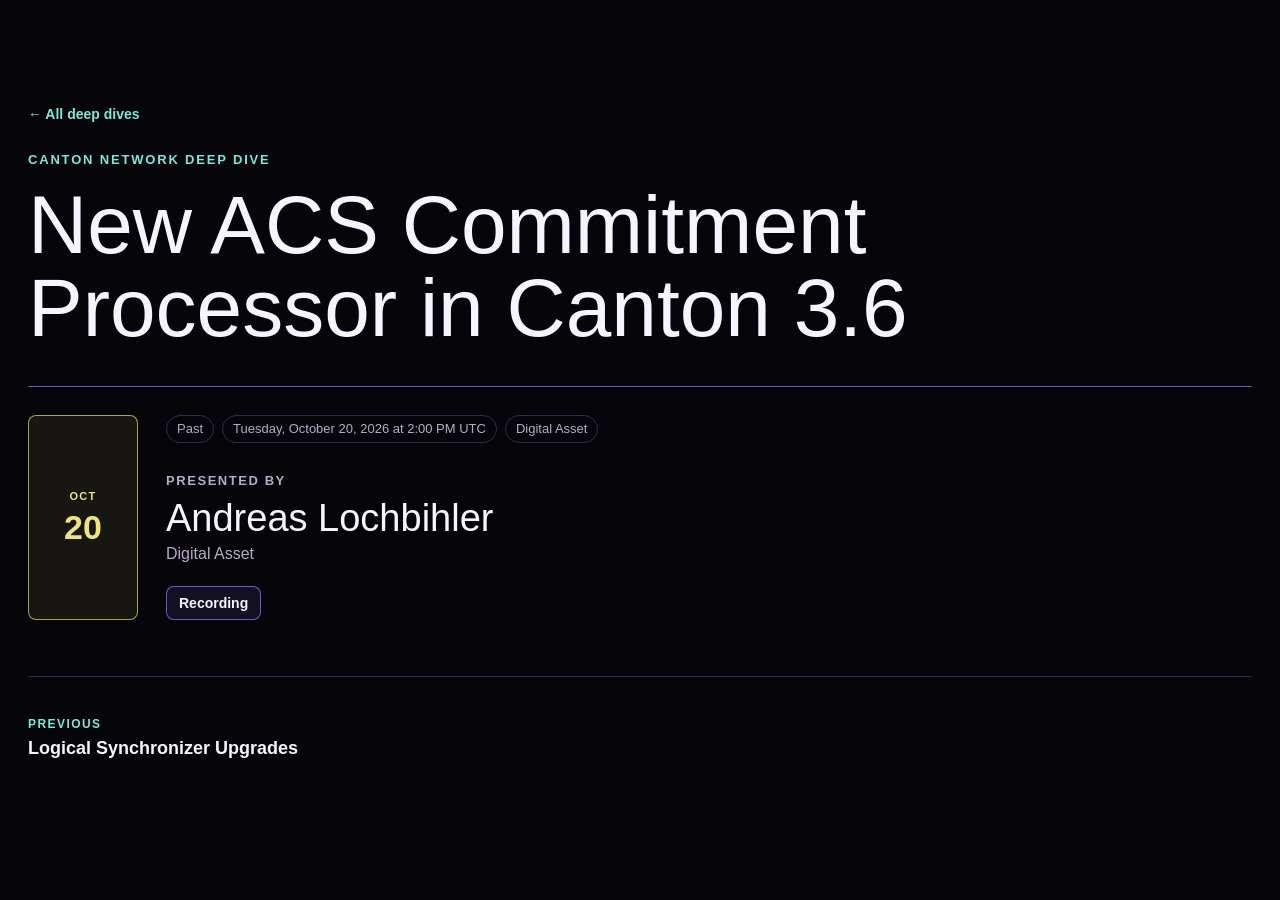
<file: deep-dives/13181358478/index.html>
<!doctype html>
<html lang="en">
<head>
  <meta charset="utf-8">
  <meta name="viewport" content="width=device-width, initial-scale=1">
  <title>New ACS Commitment Processor in Canton 3.6 | Canton Deep Dives</title>
  <meta name="description" content="Tuesday, October 20, 2026 - Andreas Lochbihler - Digital Asset">
  <meta property="og:type" content="website">
  <meta property="og:site_name" content="Canton Deep Dives">
  <meta property="og:title" content="New ACS Commitment Processor in Canton 3.6">
  <meta property="og:description" content="Tuesday, October 20, 2026 - Andreas Lochbihler - Digital Asset">
  <meta property="og:url" content="https://canton-deepdives.canton.foundation/deep-dives/13181358478/">
  <meta name="twitter:card" content="summary">
  <link rel="canonical" href="https://canton-deepdives.canton.foundation/deep-dives/13181358478/">
  <link rel="stylesheet" href="../../styles.css?v=local-20261005">
</head>
<body class="session-detail-page">
  <main class="page detail-page">
    <a class="detail-back" href="../../">&larr; All deep dives</a>
    <header class="page-head detail-head">
      <p class="eyebrow">Canton Network Deep Dive</p>
      <h1>New ACS Commitment Processor in Canton 3.6</h1>
    </header>

    <article class="detail-session">
      <div class="date-icon detail-date" aria-label="Tuesday, October 20, 2026" data-local-aria-date="2026-10-20" data-local-aria-slot="10am ET">
        <span data-local-date="2026-10-20" data-local-slot="10am ET" data-local-format="month">OCT</span>
        <strong data-local-date="2026-10-20" data-local-slot="10am ET" data-local-format="day">20</strong>
      </div>
      <div class="session-main">
        <div class="meta">
          <span class="pill">Past</span>
          <span class="pill"><time data-local-date="2026-10-20" data-local-slot="10am ET">Tuesday, October 20, 2026 / 10am ET</time></span>
          <span class="pill">Digital Asset</span>
        </div>
        <p class="detail-label">Presented by</p>
        <p class="detail-speaker">Andreas Lochbihler</p>
        <p class="company">Digital Asset</p>
        <div class="session-actions"><a class="action-link compact" href="https://us06web.zoom.us/rec/play/qvDF-OyNFwKC0PAFLCQrwvBi7A9q6xuhPPnYkyJsv4jwWDNKwb5Iax-EEuiI4Mdv-Jmt9Y4Gv5wGWffX.gbOtnKL6-638t_d4?accessLevel=meeting&amp;canPlayFromShare=true&amp;from=share_recording_detail&amp;continueMode=true&amp;oldStyle=true&amp;componentName=rec-play&amp;originRequestUrl=https%3A%2F%2Fus06web.zoom.us%2Frec%2Fshare%2FmLsCLziJMLI307zMu1NpEoCtNSeHbb0XxImj14dA6Cb3ZxsNP9rdhjx0P57ZRhri.nPpfrgYx9GiP6ZRH" target="_blank" rel="noopener">Recording</a></div>
      </div>
    </article>

    <nav class="detail-pagination" aria-label="Deep dive navigation">
    <a class="detail-pagination-link previous" href="../12553947301/">
      <span>Previous</span>
      <strong>Logical Synchronizer Upgrades</strong>
    </a>
    <span class="detail-pagination-empty next" aria-hidden="true"></span>
  </nav>
  </main>
  <script src="../../local-time.js?v=local-20261005"></script>
</body>
</html>
</file>
<file: styles.css>
:root {
  --bg: #05050a;
  --surface: #10101a;
  --surface-2: #171529;
  --line: rgba(142, 121, 255, 0.32);
  --line-strong: rgba(142, 121, 255, 0.72);
  --text: #f7f3ff;
  --muted: #b8abc9;
  --accent: #ece57f;
  --cool: #80e7d8;
  --shadow: 0 18px 48px rgba(0, 0, 0, 0.28);
}

* {
  box-sizing: border-box;
}

html,
body {
  margin: 0;
  min-height: 100%;
  background: var(--bg);
  color: var(--text);
  font-family: "Helvetica Neue", Helvetica, Arial, sans-serif;
}

body {
  padding: 38px 28px 56px;
}

button,
input {
  font: inherit;
}

a {
  color: var(--accent);
  text-decoration-thickness: 1px;
  text-underline-offset: 3px;
}

.page {
  width: min(1240px, 100%);
  margin: 0 auto;
}

.page-head {
  margin-bottom: 30px;
}

.eyebrow,
.section-kicker,
.search span {
  color: var(--cool);
  font-size: 13px;
  font-weight: 700;
  letter-spacing: 0.14em;
  text-transform: uppercase;
}

.eyebrow {
  margin: 0 0 12px;
}

h1 {
  margin: 0;
  font-size: clamp(48px, 8vw, 96px);
  line-height: 0.96;
  font-weight: 300;
}

p {
  margin: 0;
  color: var(--muted);
  font-size: 16px;
  line-height: 1.58;
}

.series-notice {
  margin-bottom: 18px;
  padding: 24px;
  border: 1px solid var(--accent);
  border-left-width: 4px;
  border-radius: 8px;
  background: rgba(236, 229, 127, 0.08);
}

.series-notice h2 {
  margin: 0 0 8px;
  color: var(--accent);
  font-size: clamp(24px, 4vw, 32px);
  line-height: 1.2;
}

.series-notice p {
  color: var(--text);
}

.meeting-panel,
.intro-panel,
.session-card {
  border: 1px solid var(--line);
  border-radius: 8px;
  background: linear-gradient(180deg, var(--surface-2), var(--surface));
  box-shadow: var(--shadow);
}

.meeting-panel {
  display: grid;
  grid-template-columns: minmax(0, 1fr) 360px;
  gap: 0;
  margin-bottom: 18px;
  overflow: hidden;
}

.meeting-info,
.meeting-list {
  padding: 24px;
}

.section-kicker {
  margin-bottom: 12px;
}

.meeting-info h2 {
  margin: 0;
  font-size: clamp(28px, 4vw, 44px);
  line-height: 1;
  font-weight: 600;
}

.meeting-actions,
.session-actions {
  display: flex;
  flex-wrap: wrap;
  gap: 10px;
  margin-top: 20px;
}

.button-link,
.action-link {
  display: inline-flex;
  align-items: center;
  justify-content: center;
  gap: 4px;
  min-height: 38px;
  padding: 0 14px;
  border: 1px solid var(--line-strong);
  border-radius: 8px;
  background: rgba(142, 121, 255, 0.1);
  color: var(--text);
  font-size: 14px;
  font-weight: 600;
  text-decoration: none;
  cursor: pointer;
  transition: border-color 0.18s ease, background 0.18s ease, color 0.18s ease;
}

.button-link:hover,
.action-link:hover {
  border-color: var(--cool);
  background: rgba(128, 231, 216, 0.1);
  color: var(--accent);
}

.action-link.primary {
  border-color: rgba(236, 229, 127, 0.75);
  background: rgba(236, 229, 127, 0.08);
  color: var(--accent);
}

.action-link.compact {
  min-height: 34px;
  padding: 0 12px;
}

.meeting-list {
  display: grid;
  gap: 14px;
  margin: 0;
  border-left: 1px solid var(--line);
  background: rgba(5, 5, 10, 0.2);
}

.meeting-list div {
  display: grid;
  gap: 4px;
}

.meeting-list dt {
  color: var(--muted);
  font-size: 12px;
  font-weight: 700;
  letter-spacing: 0.12em;
  text-transform: uppercase;
}

.meeting-list dd {
  margin: 0;
  color: var(--text);
  font-size: 16px;
}

.detail-note {
  display: block;
  margin-top: 4px;
  color: var(--muted);
  font-size: 13px;
  line-height: 1.4;
}

.intro-panel {
  display: grid;
  grid-template-columns: 180px minmax(0, 1fr);
  gap: 22px;
  margin-bottom: 28px;
  padding: 24px;
}

.intro-copy {
  display: grid;
  gap: 14px;
}

.toolbar {
  display: flex;
  align-items: end;
  justify-content: space-between;
  gap: 24px;
  margin-bottom: 18px;
}

.tabs {
  display: flex;
  flex-wrap: wrap;
  gap: 12px;
}

.tab {
  min-width: 112px;
  min-height: 42px;
  padding: 0 18px;
  border: 1px solid var(--line);
  border-radius: 8px;
  background: transparent;
  color: var(--muted);
  cursor: pointer;
  font-size: 14px;
  font-weight: 700;
  letter-spacing: 0.08em;
  text-transform: uppercase;
}

.tab:hover,
.tab.active {
  border-color: var(--accent);
  color: var(--accent);
}

.tab.active {
  background: rgba(236, 229, 127, 0.08);
}

.search {
  display: grid;
  gap: 8px;
  width: min(360px, 100%);
}

.search input {
  width: 100%;
  min-height: 42px;
  padding: 0 14px;
  border: 1px solid var(--line);
  border-radius: 8px;
  outline: none;
  background: var(--surface);
  color: var(--text);
}

.search input:focus {
  border-color: var(--cool);
}

.view {
  display: none;
}

.view.active {
  display: block;
}

.session-list {
  display: grid;
  gap: 14px;
}

.session-card {
  display: grid;
  grid-template-columns: 74px minmax(0, 1fr);
  gap: 18px;
  padding: 18px;
  scroll-margin-block: 24px;
  transition: border-color 0.2s ease, box-shadow 0.2s ease;
}

.session-card.permalink-target {
  border-color: var(--accent);
  box-shadow: 0 0 0 1px rgba(236, 229, 127, 0.24), var(--shadow);
}

.date-icon {
  display: grid;
  align-content: center;
  justify-items: center;
  width: 74px;
  min-height: 74px;
  border: 1px solid rgba(236, 229, 127, 0.68);
  border-radius: 8px;
  background: rgba(236, 229, 127, 0.08);
  color: var(--accent);
  line-height: 1;
}

.date-icon span {
  font-size: 11px;
  font-weight: 800;
  letter-spacing: 0.12em;
  text-transform: uppercase;
}

.date-icon strong {
  margin-top: 8px;
  font-size: 24px;
  font-weight: 600;
}

.session-main {
  min-width: 0;
}

.session-main h2 {
  margin: 10px 0 6px;
  font-size: 24px;
  font-weight: 600;
  line-height: 1.18;
}

.session-title-link {
  color: inherit;
  text-decoration: none;
}

.session-title-link:hover {
  color: var(--accent);
}

.meta {
  display: flex;
  flex-wrap: wrap;
  gap: 8px;
}

.pill {
  display: inline-flex;
  align-items: center;
  min-height: 28px;
  padding: 0 10px;
  border: 1px solid rgba(167, 142, 255, 0.28);
  border-radius: 999px;
  color: var(--muted);
  font-size: 13px;
}

.speaker-line {
  color: var(--text);
  font-size: 17px;
}

.company {
  color: var(--muted);
}

.empty-state {
  padding: 28px 0;
}

.session-detail-page {
  display: grid;
  min-height: 100vh;
  align-items: center;
}

.detail-page {
  padding-block: 20px;
}

.detail-back {
  display: inline-flex;
  margin-bottom: 28px;
  color: var(--cool);
  font-size: 14px;
  font-weight: 700;
  text-decoration: none;
}

.detail-back:hover {
  color: var(--accent);
}

.detail-head {
  max-width: 980px;
  margin-bottom: 36px;
}

.detail-head h1 {
  font-size: clamp(42px, 7vw, 82px);
  line-height: 1.02;
}

.detail-session {
  display: grid;
  grid-template-columns: 110px minmax(0, 1fr);
  gap: 28px;
  padding-top: 28px;
  border-top: 1px solid var(--line-strong);
}

.detail-date {
  width: 110px;
  min-height: 110px;
}

.detail-date strong {
  font-size: 34px;
}

.detail-label {
  margin-top: 28px;
  color: var(--muted);
  font-size: 13px;
  font-weight: 700;
  letter-spacing: 0.12em;
  text-transform: uppercase;
}

.detail-speaker {
  margin-top: 6px;
  color: var(--text);
  font-size: clamp(24px, 4vw, 38px);
  line-height: 1.15;
}

.detail-pagination {
  display: grid;
  grid-template-columns: repeat(2, minmax(0, 1fr));
  gap: 16px;
  margin-top: 56px;
  padding-top: 24px;
  border-top: 1px solid var(--line);
}

.detail-pagination-link {
  display: grid;
  gap: 6px;
  min-width: 0;
  padding: 16px 0;
  color: var(--text);
  text-decoration: none;
}

.detail-pagination-link.next {
  justify-items: end;
  text-align: right;
}

.detail-pagination-link span {
  color: var(--cool);
  font-size: 12px;
  font-weight: 700;
  letter-spacing: 0.12em;
  text-transform: uppercase;
}

.detail-pagination-link strong {
  max-width: 28ch;
  font-size: 18px;
  line-height: 1.3;
}

.detail-pagination-link:hover strong {
  color: var(--accent);
}

@media (max-width: 900px) {
  .meeting-panel,
  .intro-panel {
    grid-template-columns: 1fr;
  }

  .meeting-list {
    border-left: 0;
    border-top: 1px solid var(--line);
  }
}

@media (max-width: 680px) {
  body {
    padding: 28px 16px 44px;
  }

  .toolbar {
    align-items: stretch;
    flex-direction: column;
  }

  .search {
    width: 100%;
  }

  .session-card {
    grid-template-columns: 1fr;
  }

  .detail-session {
    grid-template-columns: 1fr;
  }

  .detail-pagination {
    grid-template-columns: 1fr;
  }

  .detail-pagination-empty {
    display: none;
  }

  .detail-pagination-link.next {
    justify-items: start;
    text-align: left;
  }
}
</file>
